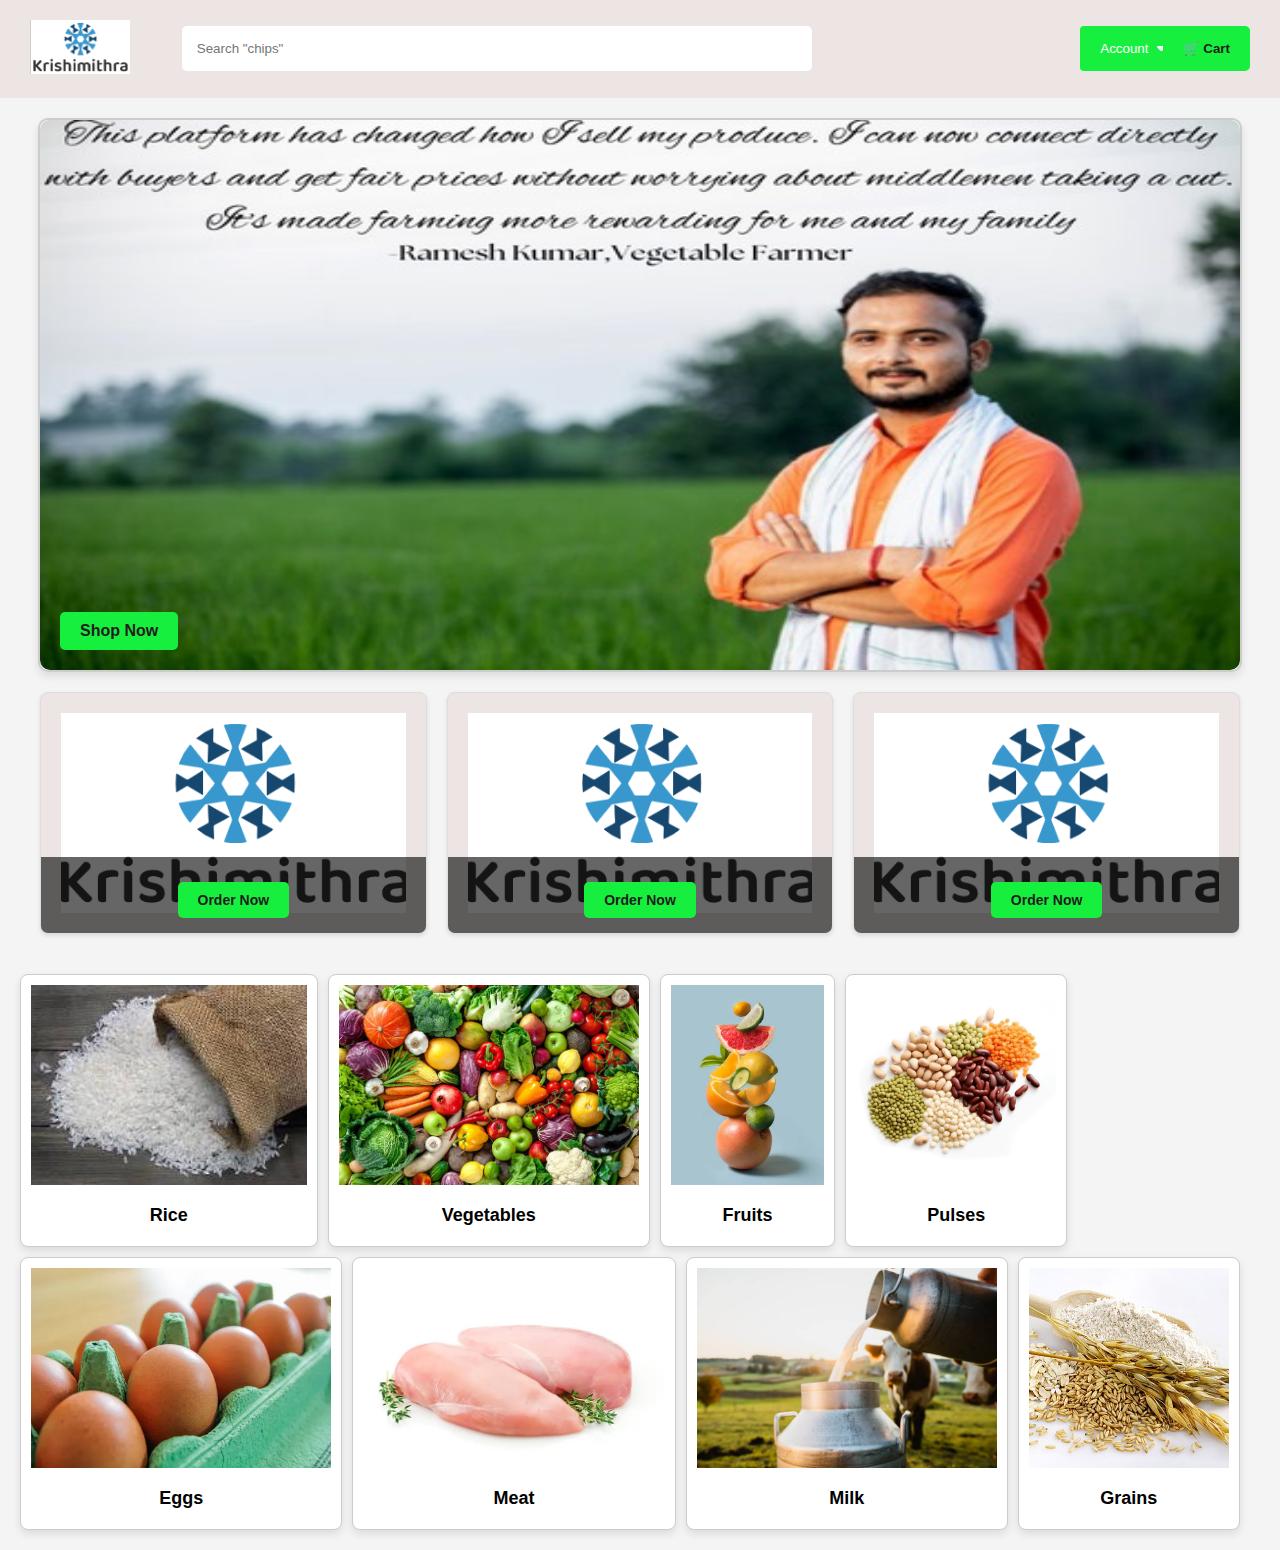
<file: index.html>
<!DOCTYPE html>
<html lang="en">
<head>
    <meta charset="UTF-8">
    <meta name="viewport" content="width=device-width, initial-scale=1.0">
    <title>Blinkit</title>
    <link rel="stylesheet" href="styles.css">
</head>
<body>
    <header>
        <!-- Logo on the left side -->
        <div class="logo">
            <img src="logo.png" alt="Blinkit Logo" width="100"> <!-- Adjust the width as needed -->
        </div>
        <!-- Search bar -->
        <div class="search-bar">
            <input type="text" placeholder='Search "chips"'>
        </div>
        <link rel="stylesheet" href="https://cdnjs.cloudflare.com/ajax/libs/font-awesome/6.0.0/css/all.min.css">

<div class="dropdown">
    <button class="dropbtn">Account<i class="fas fa-caret-down"></i></button>
    <div class="dropdown-content">
        <a href="#">Link 1</a>
        <a href="#">Link 2</a>
        <a href="#">Link 3</a>
    </div>
</div>
        </div>
        <!-- Cart button -->
        <div class="cart-button">
            <button>🛒 Cart</button>
        </div>
    </header>

    <!-- Slider Section -->
    <div class="slider">
        <div class="slides">
            <!-- Slide 1 -->
            <div class="slide">
                <img id="img-1" src="farmer desc1.jpg" alt="Image 1"/>
                <div class="shop-now-button">
                    <button>Shop Now</button>
                </div>
            </div>
            <!-- Slide 2 -->
            <div class="slide">
                <img id="img-2" src="farmer dece5.jpg" alt="Image 2"/>
                <div class="shop-now-button">
                    <button>Shop Now</button>
                </div>
            </div>
            <!-- Slide 3 -->
            <div class="slide">
                <img id="img-3" src="farmer dece3.jpg" alt="Image 3"/>
                <div class="shop-now-button">
                    <button>Shop Now</button>
                </div>
            </div>
        </div>
        <div class="navigation-button">
            <span class="dot active" onclick="changeSlide(0)"></span>
            <span class="dot" onclick="changeSlide(1)"></span>
            <span class="dot" onclick="changeSlide(2)"></span>
        </div>
    </div>

    <!-- Three Boxes Section -->
    <div class="boxes-container">
        <!-- Box 1 -->
        <div class="box">
            <img src="logo.png" alt="Pharmacy at your doorstep">
            <div class="box-content">
                <button class="order-now-button">Order Now</button>
            </div>
        </div>
        <!-- Box 2 -->
        <div class="box">
            <img src="logo.png" alt="Pet Care supplies">
            <div class="box-content">
                <button class="order-now-button">Order Now</button>
            </div>
        </div>
        <!-- Box 3 -->
        <div class="box">
            <img src="logo.png" alt="No time for a diaper run?">
            <div class="box-content">
                <button class="order-now-button">Order Now</button>
            </div>
        </div>
    </div>
    <div class="container">
        <div class="row">
            <a href="rice.html" class="box-link">
                <div class="box">
                    <img src="rice photo.jpg" class="product-image">
                    <div class="product-name">Rice</div>
                </div>
            </a>
            <a href="vegetables.html" class="box-link">
                <div class="box">
                    <img src="vegetables .jpg" class="product-image">
                    <div class="product-name">Vegetables</div>
                </div>
            </a>
            <a href="fruits.html" class="box-link">
                <div class="box">
                    <img src="Fruit.webp" class="product-image">
                    <div class="product-name">Fruits</div>
                </div>
            </a>
            <a href="pulses.html" class="box-link">
                <div class="box">
                    <img src="pulses.jpg" class="product-image">
                    <div class="product-name">Pulses</div>
                </div>
            </a>
        </div>
        <div class="row">
            <a href="eggs.html" class="box-link">
                <div class="box">
                    <img src="eggs.webp" class="product-image">
                    <div class="product-name">Eggs</div>
                </div>
            </a>
            <a href="meat.html" class="box-link">
                <div class="box">
                    <img src="meat.webp" class="product-image">
                    <div class="product-name">Meat</div>
                </div>
            </a>
            <a href="milk.html" class="box-link">
                <div class="box">
                    <img src="milk.jpg" class="product-image">
                    <div class="product-name">Milk</div>
                </div>
            </a>
            <a href="grains.html" class="box-link">
                <div class="box">
                    <img src="grains.jpg" class="product-image">
                    <div class="product-name">Grains</div>
                </div>
            </a>
        </div>
    </div>

    <script src="script.js"></script>
</body>
</html>
</file>
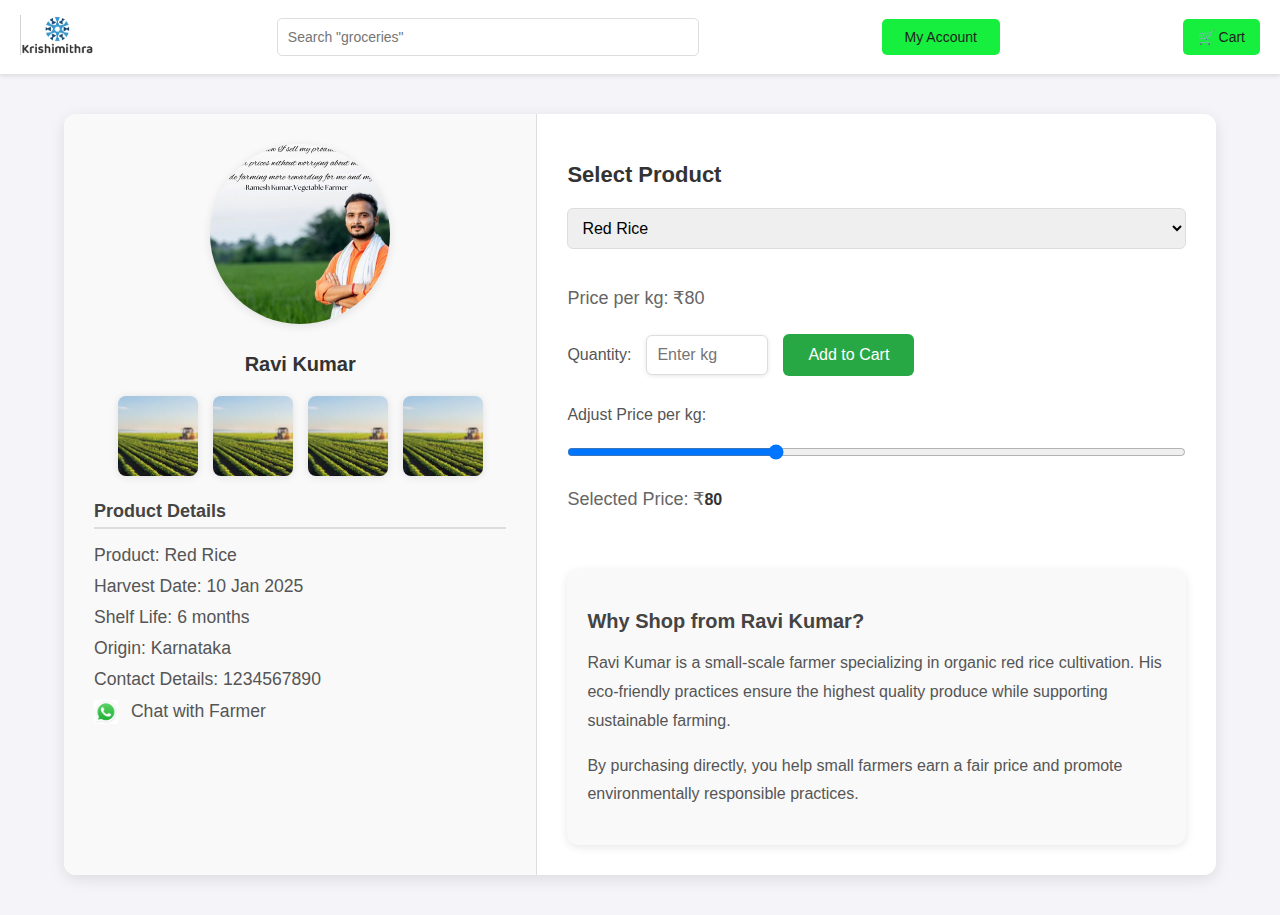
<file: details.html>
<!DOCTYPE html>
<html lang="en">
  <head>
    <meta charset="UTF-8" />
    <meta name="viewport" content="width=device-width, initial-scale=1.0" />
    <title>Farmer Detail Page</title>
    <style>
      /* General Styles */
      header {
        background-color: #ffffff;
        padding: 15px 20px;
        display: flex;
        justify-content: space-between;
        align-items: center;
        box-shadow: 0 2px 4px rgba(0, 0, 0, 0.1);
        position: sticky;
        top: 0;
        z-index: 1000;
      }

      .logo img {
        height: 40px;
      }

      .search-bar input {
        width: 400px;
        padding: 10px;
        border: 1px solid #ddd;
        border-radius: 5px;
        font-size: 14px;
      }

      .account-dropdown {
        position: relative;
      }

      .dropbtn {
        background-color: #17ef3f;
        color: #1f1d1d;
        padding: 10px 15px;
        border: none;
        border-radius: 5px;
        cursor: pointer;
        font-size: 14px;
        display: flex;
        align-items: center;
        gap: 8px;
      }

      .dropdown-content {
        display: none;
        position: absolute;
        background-color: #f9f9f9;
        min-width: 160px;
        box-shadow: 0px 8px 16px 0px rgba(0, 0, 0, 0.2);
        z-index: 1;
      }

      .dropdown-content a {
        color: black;
        padding: 12px 16px;
        text-decoration: none;
        display: block;
      }

      .dropdown-content a:hover {
        background-color: #ddd;
      }

      .account-dropdown:hover .dropdown-content {
        display: block;
      }

      .cart-button button {
        background-color: #17ef3f;
        color: #1f1d1d;
        padding: 10px 15px;
        border: none;
        border-radius: 5px;
        cursor: pointer;
        font-size: 14px;
        display: flex;
        align-items: center;
        gap: 8px;
      }

      .cart-button button:hover {
        background-color: #14cc36;
      }

      a {
        text-decoration: none;
        color: inherit;
      }

      .cart-button button:hover {
        background-color: #f4f4f4;
      }
      body {
        font-family: "Segoe UI", Tahoma, Geneva, Verdana, sans-serif;
        margin: 0;
        padding: 0;
        background-color: #f4f4f9;
      }

      .container {
        display: flex;
        width: 90%;
        max-width: 1200px;
        margin: 40px auto;
        background-color: #fff;
        box-shadow: 0 4px 15px rgba(0, 0, 0, 0.1);
        border-radius: 12px;
        overflow: hidden;
      }

      .left-column,
      .right-column {
        padding: 30px;
      }

      .left-column {
        flex: 1.2;
        background-color: #f9f9f9;
        border-right: 1px solid #ddd;
      }

      .right-column {
        flex: 1.8;
        display: flex;
        flex-direction: column;
        justify-content: space-between;
        gap: 30px; /* Spacing between sections */
      }

      /* Farmer Details */
      .farmer-photo {
        text-align: center;
      }

      .farmer-photo img {
        width: 180px;
        height: 180px;
        object-fit: cover;
        border-radius: 50%;
        margin-bottom: 15px;
        box-shadow: 0 2px 10px rgba(0, 0, 0, 0.1);
      }

      .farmer-photo h3 {
        font-size: 20px;
        margin-top: 10px;
        color: #333;
      }

      /* Field Photos */
      .field-photos {
        display: flex;
        justify-content: center;
        gap: 15px;
        margin: 20px 0;
      }

      .field-photos img {
        width: 80px;
        height: 80px;
        object-fit: cover;
        border-radius: 8px;
        box-shadow: 0 1px 8px rgba(0, 0, 0, 0.1);
        transition: transform 0.3s ease;
        cursor: pointer;
      }

      .field-photos img:hover {
        transform: scale(1.05);
      }

      /* Product Details */
      .product-details {
        margin-top: 25px;
      }

      .product-details h3 {
        font-size: 18px;
        color: #444;
        margin-bottom: 15px;
        border-bottom: 2px solid #ddd;
        padding-bottom: 5px;
      }

      .product-details ul {
        list-style: none;
        padding: 0;
      }

      .product-details li {
        margin-bottom: 10px;
        font-size: 1.1em;
        color: #555;
      }

      /* Right Column Styles */
      .product-section h2 {
        font-size: 22px;
        color: #333;
        margin-bottom: 20px;
      }
      .product-section select {
        width: 100%;
        padding: 10px;
        font-size: 16px;
        border: 1px solid #ddd;
        border-radius: 6px;
        margin-bottom: 20px;
      }
      .product-section p {
        font-size: 18px;
        color: #666;
        margin-bottom: 25px;
      }

      .quantity-selector {
        display: flex;
        align-items: center;
        gap: 15px;
        margin-bottom: 30px;
      }

      .quantity-selector label {
        font-size: 16px;
        color: #555;
      }

      .quantity-selector input {
        width: 100px;
        padding: 10px;
        font-size: 16px;
        border: 1px solid #ddd;
        border-radius: 6px;
        box-shadow: 0 1px 4px rgba(0, 0, 0, 0.1);
      }

      .quantity-selector button {
        background-color: #28a745;
        color: #fff;
        border: none;
        padding: 12px 25px;
        font-size: 16px;
        border-radius: 6px;
        cursor: pointer;
        transition: background-color 0.3s ease;
      }

      .quantity-selector button:hover {
        background-color: #218838;
      }

      .price-slider {
        margin: 30px 0;
      }

      .price-slider label {
        font-size: 16px;
        color: #555;
        display: block;
        margin-bottom: 10px;
      }

      .price-slider input[type="range"] {
        width: 100%;
        margin: 10px 0;
      }

      .price-slider .price-value {
        font-size: 16px;
        color: #333;
        font-weight: bold;
      }

      .why-shop {
        padding: 20px;
        background-color: #f9f9f9;
        border-radius: 12px;
        box-shadow: 0 2px 10px rgba(0, 0, 0, 0.1);
      }

      .why-shop h3 {
        font-size: 20px;
        color: #444;
        margin-bottom: 15px;
      }

      .why-shop p {
        font-size: 16px;
        color: #555;
        line-height: 1.8;
      }
      .product-details li img {
        width: 24px;
        height: 24px;
        vertical-align: middle;
        margin-right: 8px;
      }
    </style>
  </head>
  <header>
    <div class="logo">
      <a href="index.html">
        <!-- Link to the desired page -->
        <img src="logo.png" alt="Blinkit Logo" />
      </a>
    </div>
    <div class="search-bar">
      <input type="text" placeholder='Search "groceries"' />
    </div>
    <div class="account-dropdown">
      <button class="dropbtn">
        <i class="fas fa-user"></i> My Account <i class="fas fa-caret-down"></i>
      </button>
      <div class="dropdown-content">
        <a href="My order.html">Orders</a>
        <a href="My Addresses.html">Saved Addresses</a>
        <a href="#">Log Out</a>
      </div>
    </div>
    <div class="cart-button">
      <button onclick="window.location.href='Shopping Cart.html'">
        🛒 Cart
      </button>
    </div>
  </header>
  <body>
    <div class="container">
      <!-- Left Column -->
      <div class="left-column">
        <div class="farmer-photo">
          <img src="farmer desc1.jpg" alt="Farmer Photo" />
          <h3>Ravi Kumar</h3>
        </div>
        <div class="field-photos">
          <img src="field.jpg" alt="Field Photo 1" />
          <img src="field.jpg" alt="Field Photo 2" />
          <img src="field.jpg" alt="Field Photo 3" />
          <img src="field.jpg" alt="Field Photo 4" />
        </div>
        <div class="product-details">
          <h3>Product Details</h3>
          <ul>
            <li>Product: Red Rice</li>
            <li>Harvest Date: 10 Jan 2025</li>
            <li>Shelf Life: 6 months</li>
            <li>Origin: Karnataka</li>
            <li>Contact Details: 1234567890</li>
            <li>
              <a href="https://wa.me/1234567890" target="_blank">
                <img src="icon.jpg" alt="WhatsApp Icon" /> Chat with Farmer
              </a>
            </li>
          </ul>
        </div>
      </div>

      <!-- Right Column -->
      <div class="right-column">
        <div class="product-section">
          <h2>Select Product</h2>
          <select id="product-select">
            <option value="80">Red Rice</option>
            <option value="60">White Rice</option>
            <option value="50">Wheat</option>
            <option value="40">Barley</option>
          </select>
          <p>Price per kg: ₹<span id="price-per-kg">80</span></p>
          <div class="quantity-selector">
            <label for="quantity">Quantity:</label>
            <input type="number" id="quantity" min="1" placeholder="Enter kg" />
            <button>Add to Cart</button>
          </div>
          <div class="price-slider">
            <label for="price-range">Adjust Price per kg:</label>
            <input
              type="range"
              id="price-range"
              min="70"
              max="100"
              value="80"
            />
            <p>
              Selected Price: ₹<span class="price-value" id="price-value"
                >80</span
              >
            </p>
          </div>
        </div>
        <div class="why-shop">
          <h3>Why Shop from Ravi Kumar?</h3>
          <p>
            Ravi Kumar is a small-scale farmer specializing in organic red rice
            cultivation. His eco-friendly practices ensure the highest quality
            produce while supporting sustainable farming.
          </p>
          <p>
            By purchasing directly, you help small farmers earn a fair price and
            promote environmentally responsible practices.
          </p>
        </div>
      </div>
    </div>

    <script>
      // Update price when the slider is adjusted
      const priceRange = document.getElementById("price-range");
      const pricePerKg = document.getElementById("price-per-kg");
      const priceValue = document.getElementById("price-value");

      priceRange.addEventListener("input", () => {
        const selectedPrice = priceRange.value;
        pricePerKg.textContent = selectedPrice;
        priceValue.textContent = selectedPrice;
      });
    </script>
  </body>
</html>
</file>
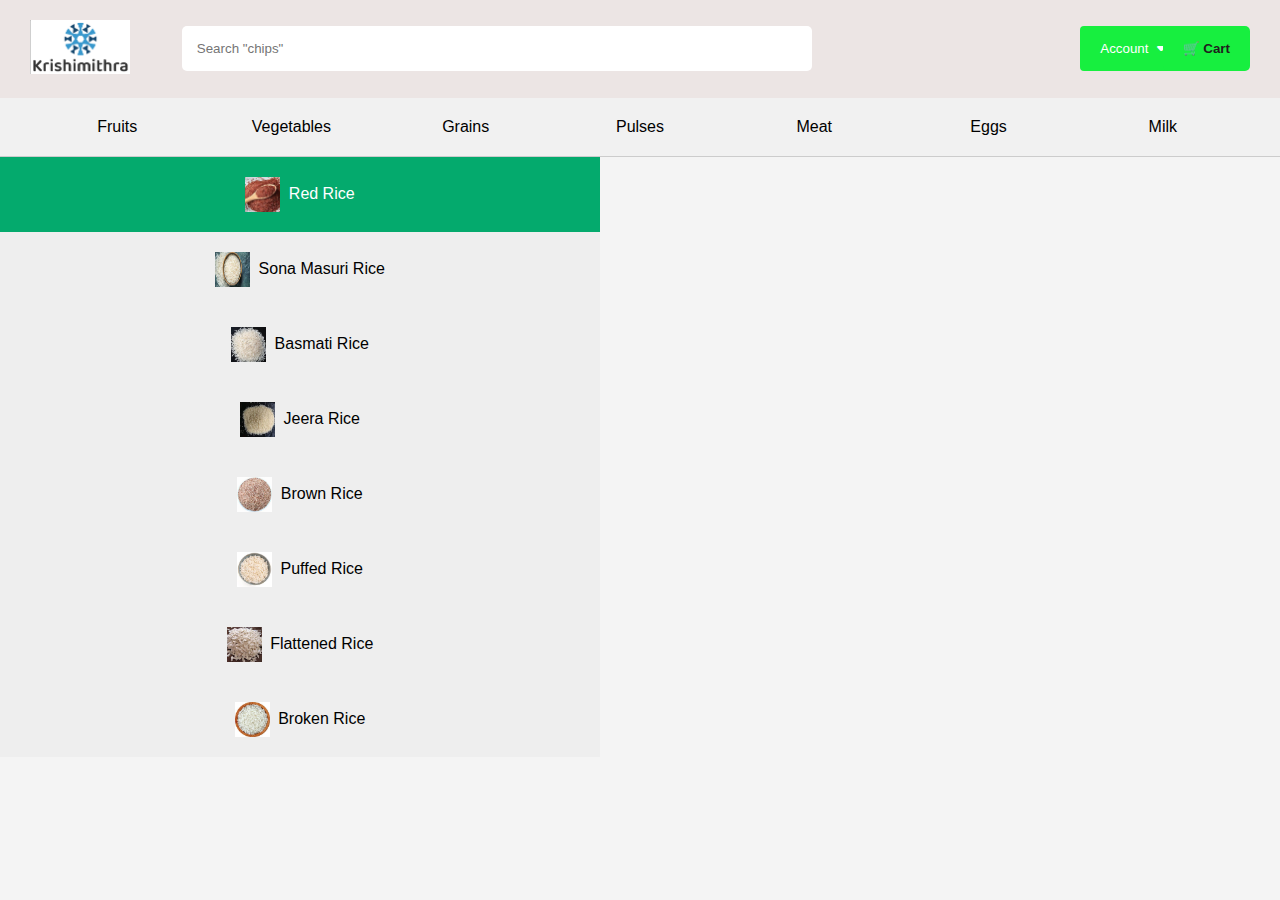
<file: rice.html>
<!DOCTYPE html>
<html lang="en">
<head>
    <meta charset="UTF-8">
    <meta name="viewport" content="width=device-width, initial-scale=1.0">
    <title>Blinkit</title>
    <link href="https://fonts.googleapis.com/css2?family=Roboto:wght@400;700&display=swap" rel="stylesheet">
    <link rel="stylesheet" href="rst.css">
</head>
<body>
    <header>
        <!-- Logo on the left side -->
        <div class="logo">
            <img src="logo.png" alt="Blinkit Logo" width="100"> <!-- Adjust the width as needed -->
        </div>
        <!-- Search bar -->
        <div class="search-bar">
            <input type="text" placeholder='Search "chips"'>
        </div>
        <link rel="stylesheet" href="https://cdnjs.cloudflare.com/ajax/libs/font-awesome/6.0.0/css/all.min.css">

<div class="dropdown">
    <button class="dropbtn">Account<i class="fas fa-caret-down"></i></button>
    <div class="dropdown-content">
        <a href="#">Link 1</a>
        <a href="#">Link 2</a>
        <a href="#">Link 3</a>
    </div>
</div>
        </div>
        <!-- Cart button -->
        <div class="cart-button">
            <button>🛒 Cart</button>
        </div>
    </header>
    <div class="subheader">
        <div class="category">
            <a href="fruits.html">Fruits</a>
        </div>
        <div class="category">
            <a href="vegetables.html">Vegetables</a>
        </div>
        <div class="category">
            <a href="grain.html">Grains</a>
        </div>
        <div class="category">
            <a href="pulses.html">Pulses</a>
        </div>
        <div class="category">
            <a href="meat.html">Meat</a>
        </div>
        <div class="category">
            <a href="eggs.html">Eggs</a>
        </div>
        <div class="category">
            <a href="milk.html">Milk</a>
        </div>
    </div>
      <div class="container">
        <div class="vertical-menu">
          <a href="#" class="active" data-content="content1"><img src="red rice.jpeg" alt="Image 1" style="width:35px;height:35px;"> Red Rice</a>
          <a href="#" data-content="content2"><img src="white rice.jpeg" alt="Image 2" style="width:35px;height:35px;"> Sona Masuri Rice</a>
          <a href="#" data-content="content3"><img src="basm.jpeg" alt="Image 3" style="width:35px;height:35px;"> Basmati Rice</a>
          <a href="#" data-content="content4"><img src="jeera.jpeg" alt="Image 3" style="width:35px;height:35px;"> Jeera Rice</a>
          <a href="#" data-content="content5"><img src="brown.jpeg" alt="Image 3" style="width:35px;height:35px;"> Brown Rice</a>
          <a href="#" data-content="content6"><img src="puff.jpeg" alt="Image 3" style="width:35px;height:35px;"> Puffed Rice</a>
          <a href="#" data-content="content7"><img src="flat.jpeg" alt="Image 3" style="width:35px;height:35px;"> Flattened Rice</a>
          <a href="#" data-content="content8"><img src="broken.jpeg" alt="Image 3" style="width:35px;height:35px;"> Broken Rice</a>
          <!-- Add more links as needed -->
        </div>
        <div class="content" id="content">
          <!-- Dynamic content will be loaded here -->
        </div>
      </div>
    <script src="rs.js"></script>
</body>
</html>
</file>
<file: styles.css>
/* General Styles */
body {
  font-family: Arial, sans-serif;
  margin: 0;
  padding: 0;
  background-color: #f4f4f4;
}

/* Header Styles */
header {
  background-color: #ece5e4;
  color: white;
  padding: 20px 30px;
  display: flex;
  justify-content: space-between;
  align-items: center;
  position: relative;
}

/* Logo and Dropdown Container */
.logo-dropdown-container {
  display: flex;
  align-items: center;
  gap: 10px; /* Space between logo and dropdown */
}

/* Dropdown Button */
.dropbtn {
  background-color: #17ef3f;
  color: white;
  padding: 15px 20px;
  border: none;
  border-radius: 4px;
  cursor: pointer;
  display: flex;
  align-items: center;
  gap: 9px; /* Space between text and icon */
  margin-left: 90%;
}

/* Search Bar */
.search-bar {
  margin-right: 10%; /* Pushes the search bar to the right */
}

.search-bar input {
  width: 600px; /* Adjust width as needed */
  padding: 15px;
  border: none;
  border-radius: 5px;
}

/* Cart Button */
.cart-button {
  margin-left: 20px; /* Space between search bar and cart button */
}

.cart-button button {
  background-color: #17ef3f;
  color: #1f1d1d;
  border: none;
  padding: 15px 20px;
  border-radius: 5px;
  cursor: pointer;
  font-weight: bold;
  display: flex;
  align-items: center;
  gap: 8px;
}

.cart-button button:hover {
  background-color: #f4f4f4;
}

/* Dropdown Content */
.dropdown-content {
  display: none;
  position: absolute;
  background-color: #f9f9f9;
  min-width: 160px;
  box-shadow: 0px 8px 16px 0px rgba(0, 0, 0, 0.2);
  z-index: 1;
}

.dropdown-content a {
  float: none;
  color: black;
  padding: 15px 16px;
  text-decoration: none;
  display: block;
  text-align: left;
}

.dropdown-content a:hover {
  background-color: #ddd;
}

.dropdown:hover .dropdown-content {
  display: block;
}

/* Slider Container */
.slider {
  position: relative;
  width: 100%;
  max-width: 1200px; /* Adjust to match the desired width */
  height: 550px; /* Reduced height for the slider */
  margin: 20px auto;
  overflow: hidden;
  border: 2px solid #ccc;
  border-radius: 10px;
  box-shadow: 0 4px 8px rgba(0, 0, 0, 0.1); /* Optional: Add shadow for better appearance */
}

/* Slides Container */
.slides {
  display: flex;
  transition: transform 0.5s ease-in-out;
  height: 100%; /* Ensure slides take full height of the slider */
}

/* Individual Slide */
.slide {
  position: relative;
  width: 100%;
  height: 100%;
  flex-shrink: 0;
}

/* Slide Images */
.slide img {
  width: 100%;
  height: 100%;
  display: block;
  border-radius: 10px;
  object-fit: fill; /* Ensures images cover the area without distortion */
}

/* Shop Now Button */
.shop-now-button {
  position: absolute;
  bottom: 20px; /* Position from the bottom */
  left: 20px; /* Position from the left */
}

.shop-now-button button {
  background-color: #17ef3f; /* Green background */
  color: #1f1d1d; /* Dark text color */
  border: none;
  padding: 10px 20px;
  border-radius: 5px;
  cursor: pointer;
  font-weight: bold;
  font-size: 16px;
}

.shop-now-button button:hover {
  background-color: #14cc36; /* Darker green on hover */
}

/* Navigation Dots */
.navigation-button {
  text-align: center;
  margin-top: 10px;
}

.dot {
  display: inline-block;
  width: 10px;
  height: 10px;
  margin: 0 5px;
  background-color: #bbb;
  border-radius: 50%;
  cursor: pointer;
}

.dot.active {
  background-color: #333;
}

/* Three Boxes Section */
.boxes-container {
  display: grid;
  grid-template-columns: repeat(3, 1fr); /* Three equal columns */
  gap: 20px; /* Space between boxes */
  max-width: 1200px; /* Adjust to match the slider width */
  margin: 20px auto;
  padding: 0 20px;
}

/* Individual Box */
.box {
  position: relative;
  overflow: hidden;
  border-radius: 10px;
  box-shadow: 0 4px 8px rgba(0, 0, 0, 0.1); /* Optional: Add shadow for better appearance */
}

.box img {
  width: 100%;
  height: 200px; /* Adjust height as needed */
  object-fit: cover; /* Ensures images cover the area without distortion */
  display: block;
}

/* Box Content */
.box-content {
  position: absolute;
  bottom: 0;
  left: 0;
  right: 0;
  background: rgba(0, 0, 0, 0.6); /* Semi-transparent background */
  color: white;
  padding: 15px;
  text-align: center;
}

.box-content h3 {
  margin: 0;
  font-size: 18px;
}

.box-content p {
  margin: 5px 0;
  font-size: 14px;
}

/* Order Now Button */
.order-now-button {
  background-color: #17ef3f; /* Green background */
  color: #1f1d1d; /* Dark text color */
  border: none;
  padding: 10px 20px;
  border-radius: 5px;
  cursor: pointer;
  font-weight: bold;
  font-size: 14px;
  margin-top: 10px;
}

.order-now-button:hover {
  background-color: #14cc36; /* Darker green on hover */
}

/* Product Grid Section */
.container {
  display: flex;
  flex-direction: column;
  gap: 10px;
  padding: 20px;
}

.row {
  display: flex;
  gap: 10px;
}

.box {
  border: 1px solid #ddd; /* Lighter border color */
  padding: 20px;
  flex: 1;
  text-align: center;
  background-color: #ece5e4;
  box-shadow: 0 2px 4px rgba(0, 0, 0, 0.1);
  border-radius: 8px;
  display: flex;
  flex-direction: column;
  align-items: center;
  transition: transform 0.3s ease, box-shadow 0.3s ease; /* Smooth transition */
}

.box:hover {
  transform: scale(1.05); /* Slightly scale up the box */
  box-shadow: 0 4px 8px rgba(0, 0, 0, 0.2); /* Add a stronger shadow */
  border-color: #ccc; /* Optional: Change border color on hover */
}

.product-image {
  width: 100px; /* Adjust the size as needed */
  height: 100px; /* Adjust the size as needed */
  object-fit: cover;
  margin-bottom: 10px;
}

.product-name {
  font-size: 18px;
  font-weight: bold;
  margin: 10px 0;
}
/* Ensure the link covers the entire box */
.box-link {
  display: block;
  text-decoration: none; /* Remove underline from links */
  color: inherit; /* Inherit text color */
}

.box-link .box {
  display: flex;
  flex-direction: column;
  align-items: center;
  justify-content: center;
  border: 1px solid #ccc; /* Add border to each box */
  padding: 10px; /* Add padding inside each box */
  box-shadow: 0 4px 8px rgba(0, 0, 0, 0.1); /* Add shadow to each box */
  border-radius: 8px; /* Add rounded corners to each box */
  background-color: #fff; /* Set background color to white */
  transition: transform 0.2s; /* Smooth transition for hover effect */
}

.box-link .box:hover {
  transform: scale(1.05); /* Scale up on hover */
}
</file>
<file: rst.css>
body {
  font-family: Arial, sans-serif;
  margin: 0;
  padding: 0;
  background-color: #f4f4f4;
}

/* Header Styles */
header {
  background-color: #ece5e4;
  color: white;
  padding: 20px 30px;
  display: flex;
  justify-content: space-between;
  align-items: center;
  position: relative;
}

/* Logo and Dropdown Container */
.logo-dropdown-container {
  display: flex;
  align-items: center;
  gap: 10px; /* Space between logo and dropdown */
}

/* Dropdown Button */
.dropbtn {
  background-color: #17ef3f;
  color: white;
  padding: 15px 20px;
  border: none;
  border-radius: 4px;
  cursor: pointer;
  display: flex;
  align-items: center;
  gap: 9px; /* Space between text and icon */
  margin-left: 90%;
}

/* Search Bar */
.search-bar {
  margin-right: 10%; /* Pushes the search bar to the right */
}

.search-bar input {
  width: 600px; /* Adjust width as needed */
  padding: 15px;
  border: none;
  border-radius: 5px;
}

/* Cart Button */
.cart-button {
  margin-left: 20px; /* Space between search bar and cart button */
}

.cart-button button {
  background-color: #17ef3f;
  color: #1f1d1d;
  border: none;
  padding: 15px 20px;
  border-radius: 5px;
  cursor: pointer;
  font-weight: bold;
  display: flex;
  align-items: center;
  gap: 8px;
}

.cart-button button:hover {
  background-color: #f4f4f4;
}

/* Dropdown Content */
.dropdown-content {
  display: none;
  position: absolute;
  background-color: #f9f9f9;
  min-width: 160px;
  box-shadow: 0px 8px 16px 0px rgba(0, 0, 0, 0.2);
  z-index: 1;
}

.dropdown-content a {
  float: none;
  color: black;
  padding: 15px 16px;
  text-decoration: none;
  display: block;
  text-align: left;
}

.dropdown-content a:hover {
  background-color: #ddd;
}

.dropdown:hover .dropdown-content {
  display: block;
}
.subheader {
  display: flex;
  justify-content: space-around; /* Distribute space evenly */
  background-color: #f1f1f1; /* Light grey background */
  color: black; /* Black text color */
  padding: 10px 30px; /* Add some padding */
  text-align: left; /* Align text to the left */
  border-bottom: 1px solid #ccc; /* Add a bottom border */
}

.subheader .category {
  flex: 1; /* Each category takes up equal space */
  text-align: center; /* Center text within each category */
}

.subheader a {
  color: black; /* Black text color */
  text-decoration: none; /* Remove underline from links */
  padding: 10px 16px; /* Add some padding */
  display: block; /* Make the links block elements */
}

.subheader a:hover {
  background-color: #ddd; /* Dark grey background on mouse-over */
}

.vertical-menu {
  width: 600px;
  height: 250px;
}

.vertical-menu a {
  background-color: #eee; /* Grey background color */
  color: black; /* Black text color */
  display: block; /* Make the links appear below each other */
  padding: 20px; /* Add some padding */
  text-decoration: none; /* Remove underline from links */
  text-align: center;
}

.vertical-menu a:hover {
  background-color: #ccc; /* Dark grey background on mouse-over */
}

.vertical-menu a.active {
  background-color: #04aa6d; /* Add a green color to the "active/current" link */
  color: white;
}
.vertical-menu a img {
  vertical-align: middle; /* Align the image vertically in the middle */
  margin-right: 4px; /* Add some space between the image and the text */
}
/* ...existing code... */

.content {
  flex-grow: 1;
  padding: 20px;
  border-left: 1px solid #ccc;
  opacity: 0; /* Start with hidden content */
  transition: opacity 0.2s ease-in-out; /* Smooth transition */
}

.content.visible {
  opacity: 1; /* Show content */
}

/* ...existing code... */
.container {
  display: flex;
}
/* ...existing code... */

.shopping-menu {
  display: flex;
  flex-wrap: wrap;
  gap: 20px;
  justify-content: space-between;
}

.shopping-menu .item {
  width: calc(25% - 20px); /* Four items per row with spacing */
  text-align: center;
  border: 1px solid #ccc; /* Add border to each item */
  box-shadow: 0 4px 8px rgba(0, 0, 0, 0.1); /* Add shadow to each item */
  border-radius: 8px; /* Add rounded corners to each item */
  background-color: #fff; /* Set background color to white */
  text-decoration: none; /* Remove underline from links */
  color: inherit; /* Inherit text color */
  overflow: hidden; /* Ensure content doesn't overflow */
  position: relative; /* Position relative for absolute positioning of text */
}

.shopping-menu .item img {
  width: 100%;
  height: 100%;
  object-fit: cover; /* Ensure the image covers the box */
}

.shopping-menu .item p {
  position: absolute; /* Position text absolutely */
  bottom: 0; /* Align text to the bottom */
  width: 100%; /* Full width */
  background: linear-gradient(
    to top,
    rgba(0, 0, 0, 0.7),
    rgba(0, 0, 0, 0)
  ); /* Gradient background */
  color: #fff; /* White text color */
  margin: 0; /* Remove default margin */
  padding: 10px; /* Add padding */
  box-sizing: border-box; /* Include padding in width */
  text-align: center; /* Center text */
  font-size: 20px; /* Adjust font size */
  font-family: "Roboto", sans-serif; /* Use Roboto font */
  font-weight: 700; /* Bold text */
}
/* ...existing code... */
</file>
